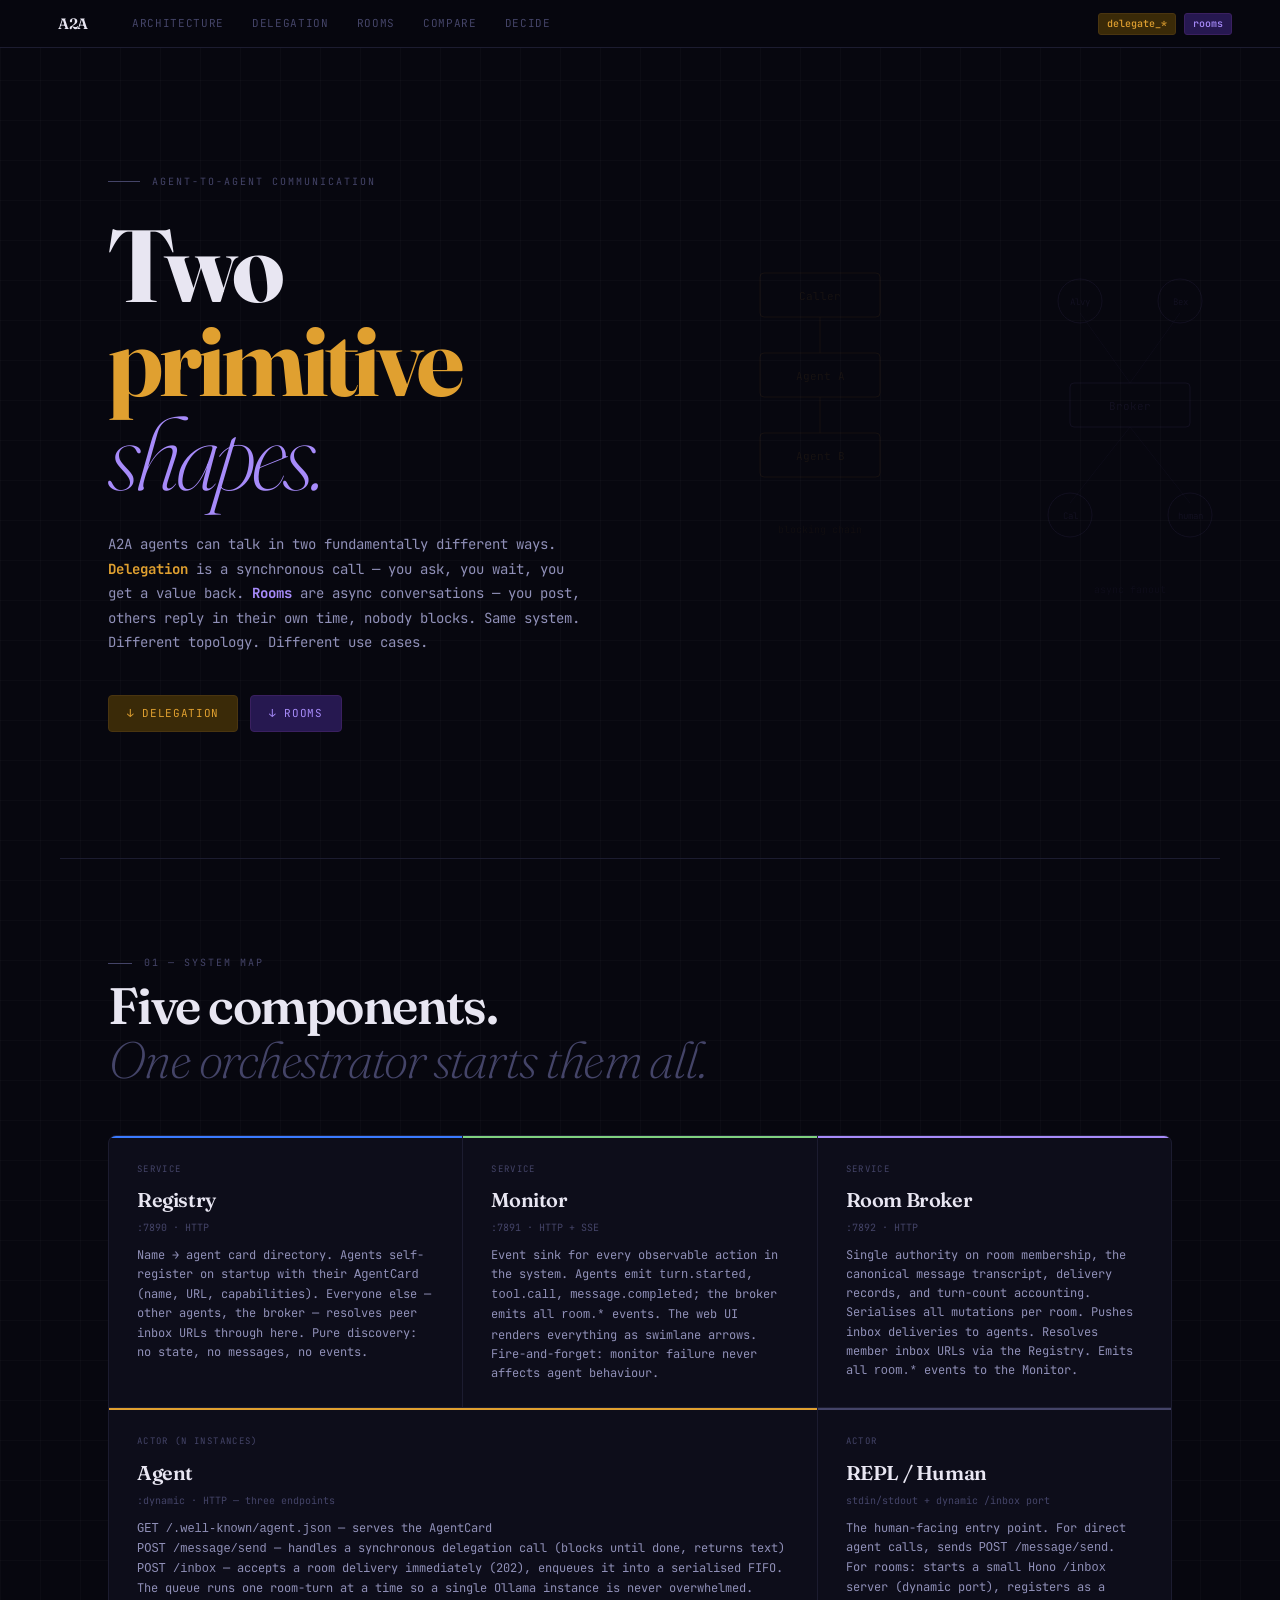
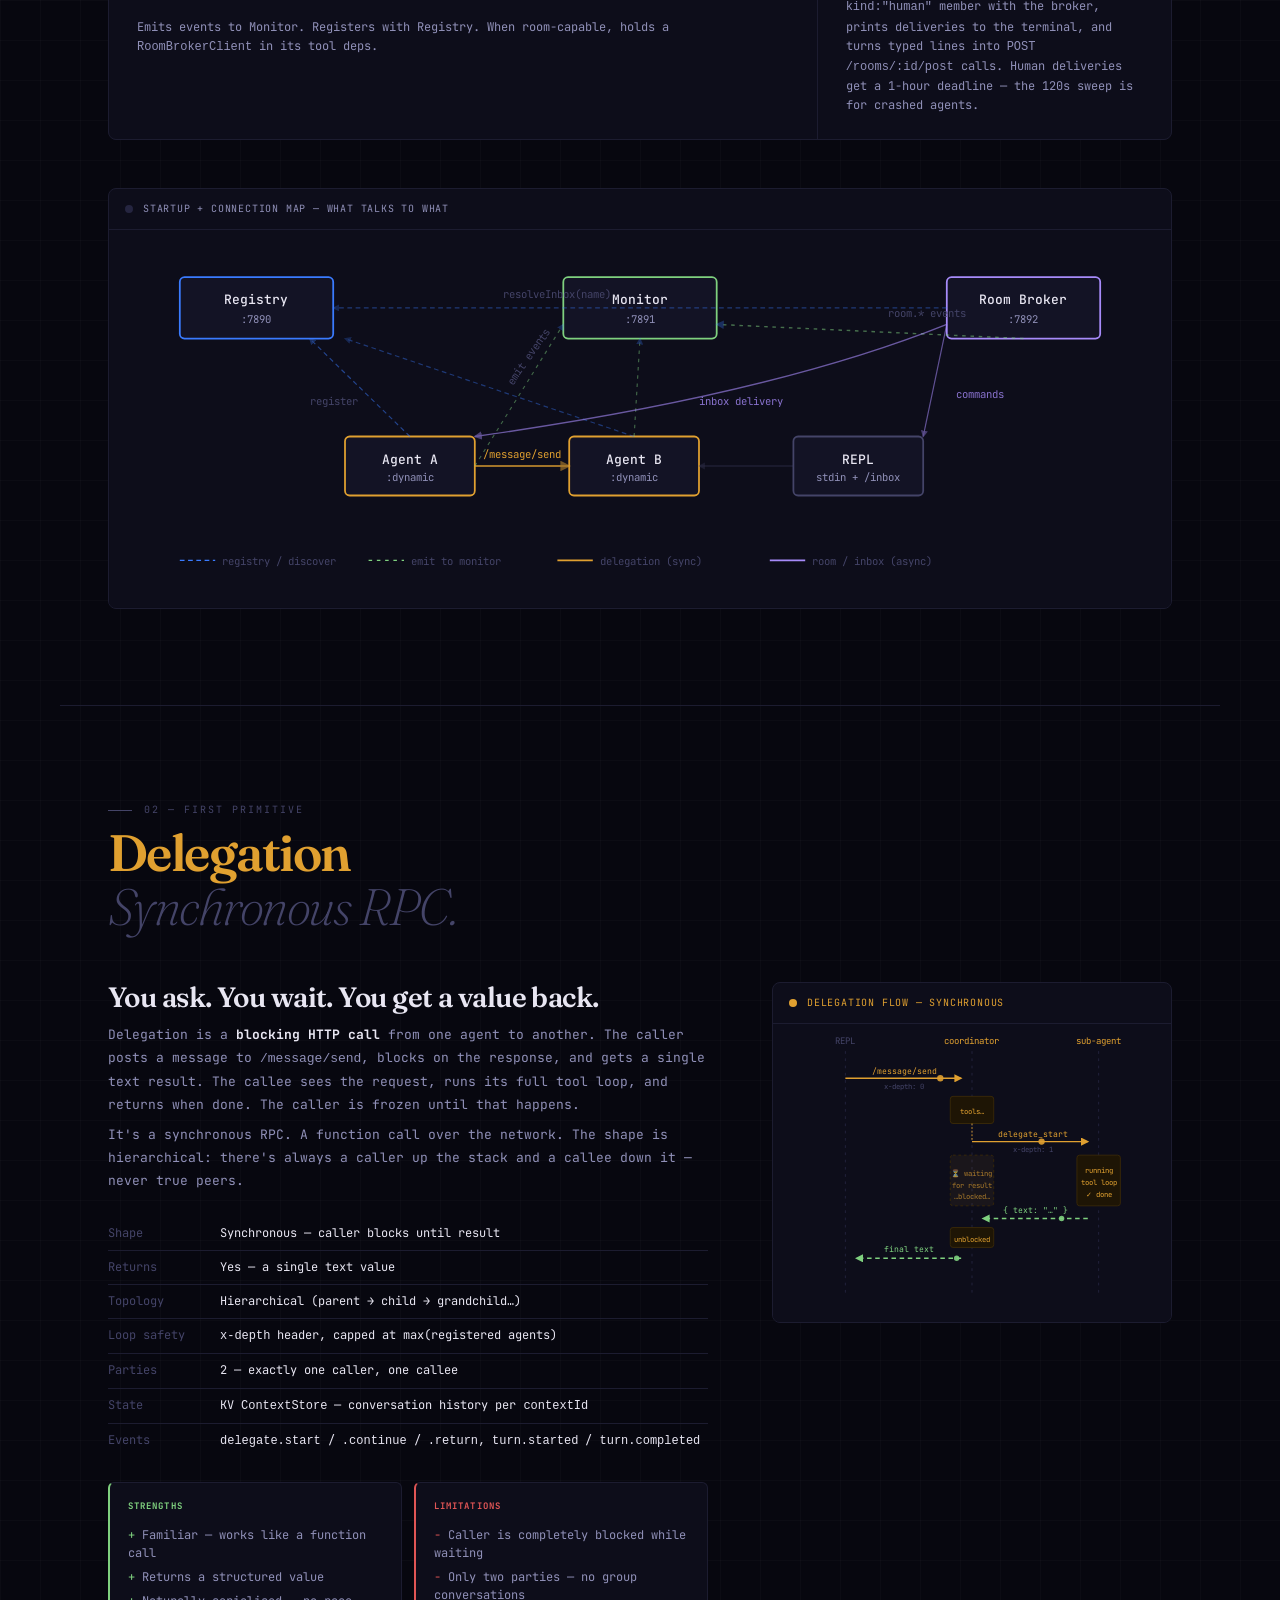
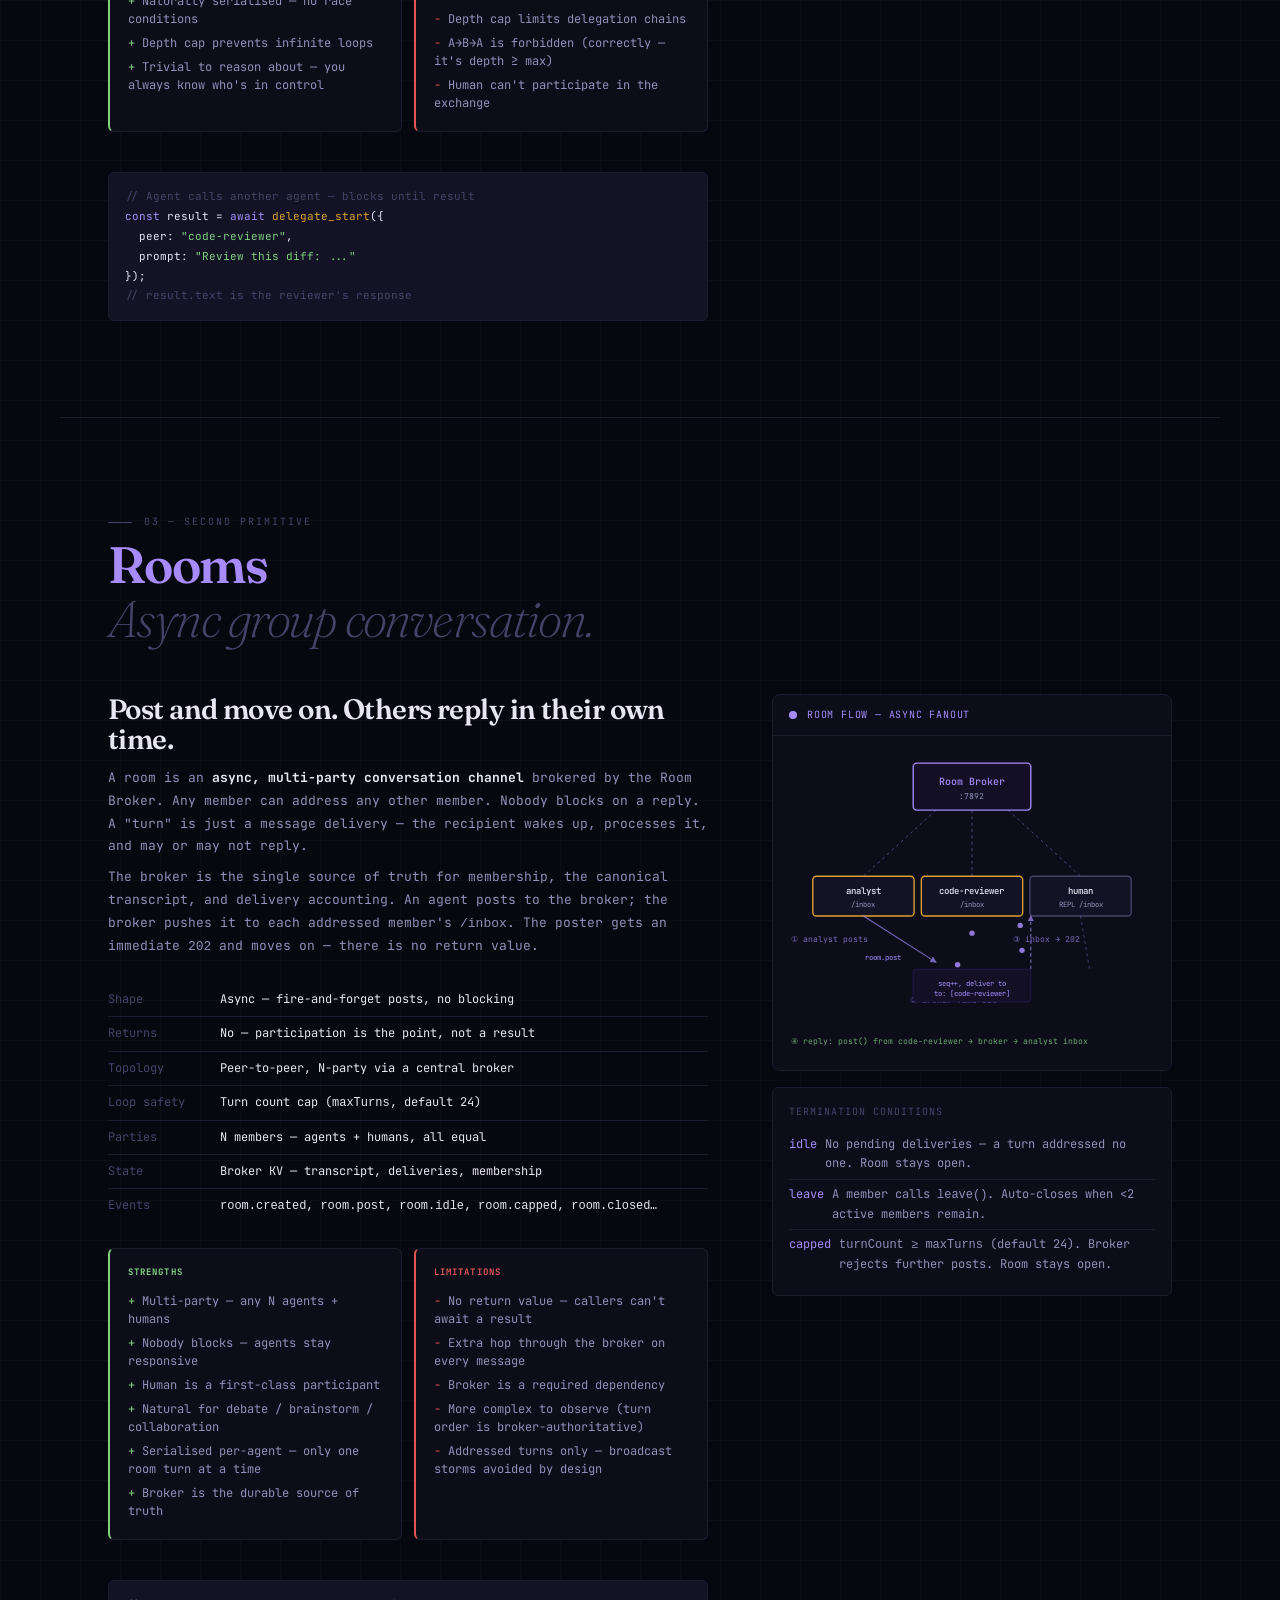
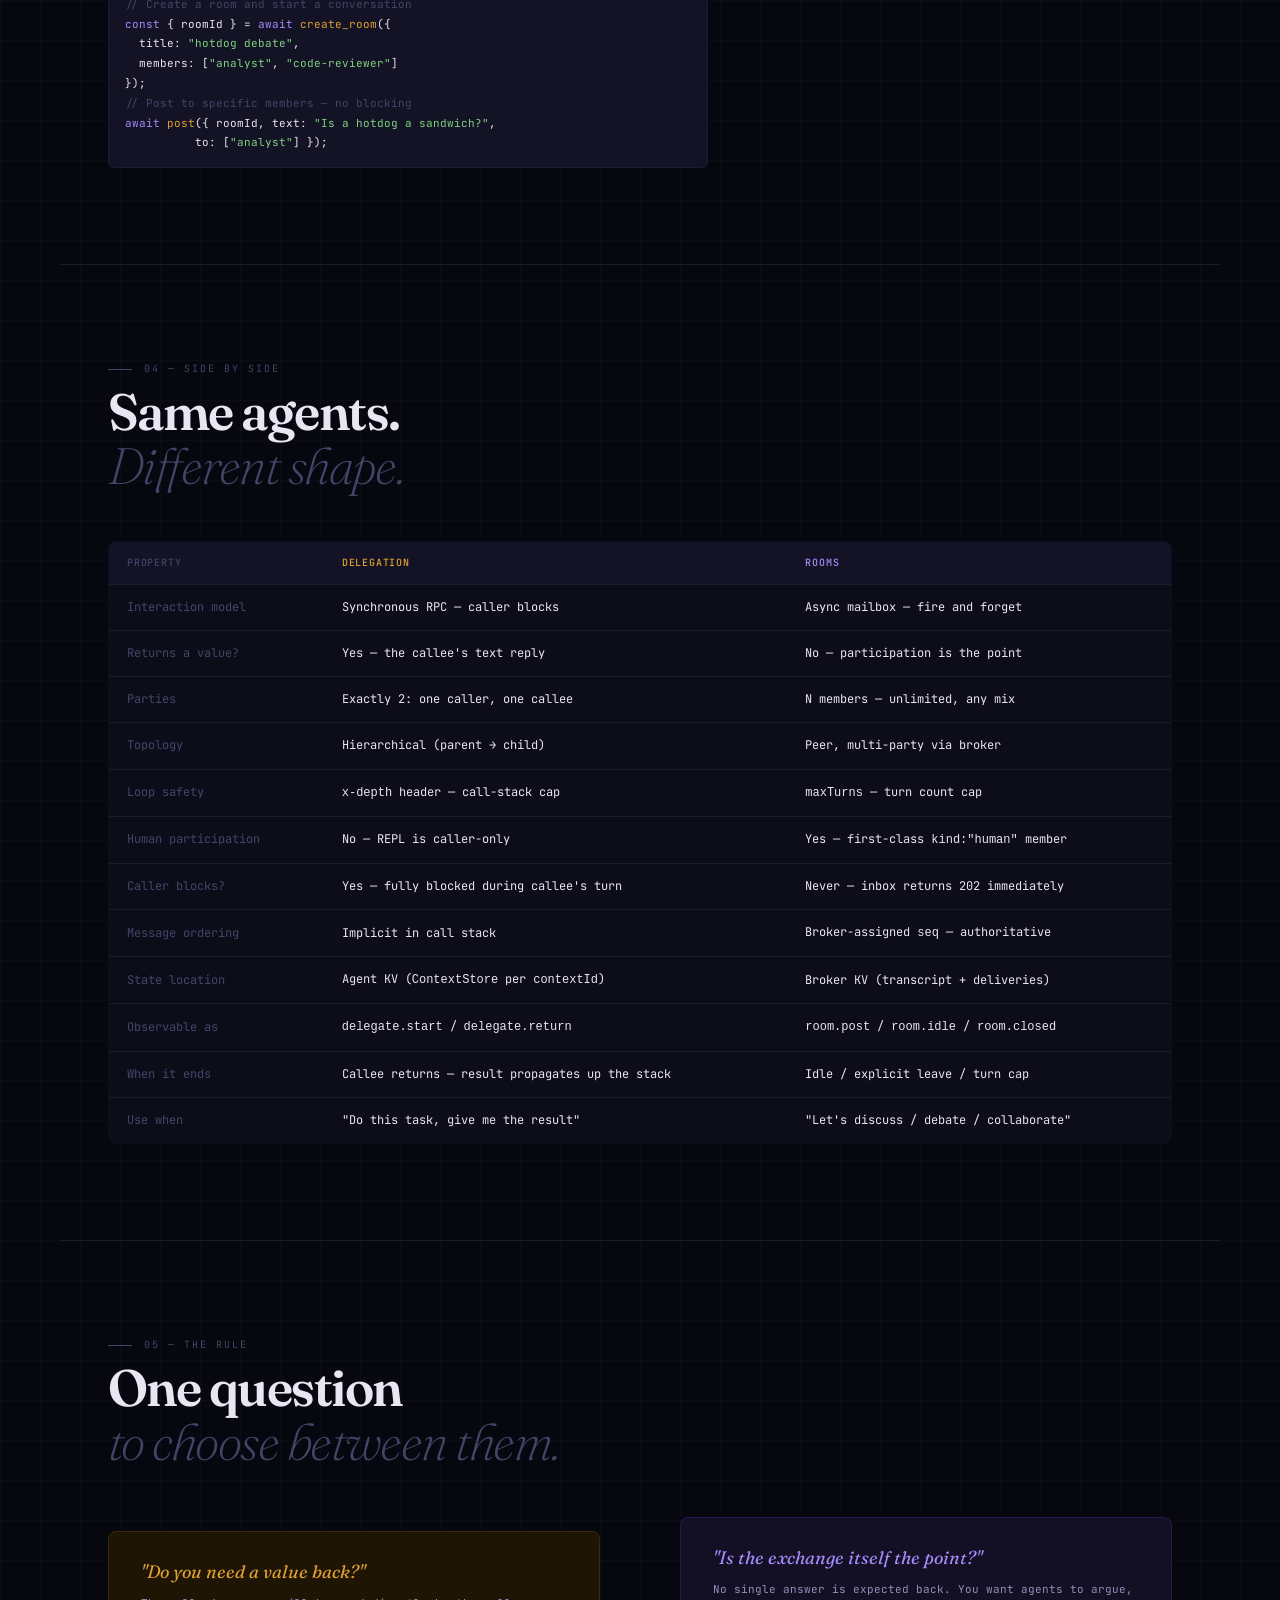
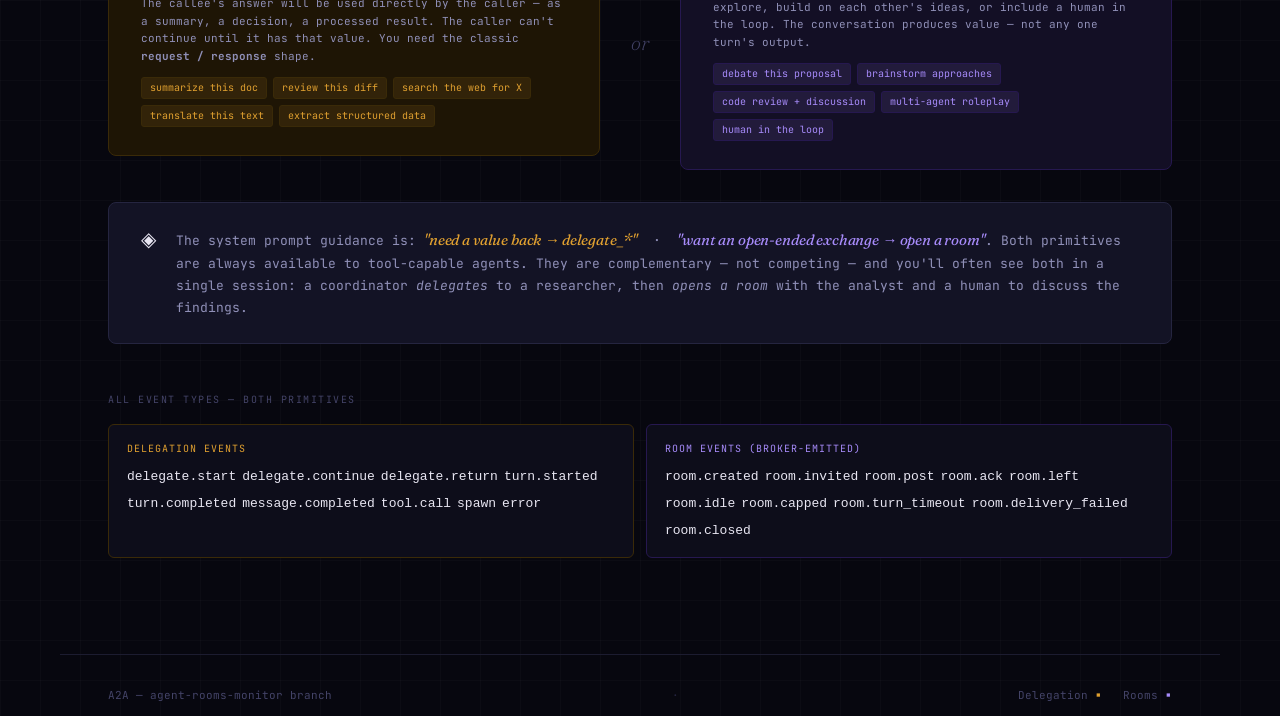
<file: docs/agent-rooms-architecture.html>
<!DOCTYPE html>
<html lang="en">
  <head>
    <meta charset="UTF-8">
    <meta name="viewport" content="width=device-width, initial-scale=1.0">
    <title>A2A — Agent Communication Architecture</title>
    <link rel="preconnect" href="https://fonts.googleapis.com">
    <link rel="preconnect" href="https://fonts.gstatic.com" crossorigin>
    <link
      href="https://fonts.googleapis.com/css2?family=Fraunces:ital,opsz,wght@0,9..144,200;0,9..144,600;0,9..144,700;1,9..144,200;1,9..144,400&family=JetBrains+Mono:wght@300;400;500&display=swap"
      rel="stylesheet"
    >
    <style>
      :root {
        --bg: #07070f;
        --surface: #0d0d1a;
        --surface2: #131325;
        --border: #1c1c30;
        --border2: #252540;
        --text: #e8e6f2;
        --text2: #9090b8;
        --muted: #444468;
        --del: #e0a030;
        --del-dim: #1e1505;
        --del-mid: #3a2a08;
        --room: #a78bfa;
        --room-dim: #130f25;
        --room-mid: #261850;
        --ret: #7fd17f;
        --ret-dim: #0a1a0a;
        --mon: #3a7bff;
        --err: #e05555;
        --grid: #0d0d1a;
        --font-d: "Fraunces", Georgia, serif;
        --font-m: "JetBrains Mono", "Courier New", monospace;
      }

      *, *::before, *::after {
        box-sizing: border-box;
        margin: 0;
        padding: 0;
      }
      html {
        scroll-behavior: smooth;
      }

      body {
        background-color: var(--bg);
        background-image:
          linear-gradient(rgba(255, 255, 255, 0.018) 1px, transparent 1px),
          linear-gradient(
          90deg,
          rgba(255, 255, 255, 0.018) 1px,
          transparent 1px
        );
        background-size: 40px 40px;
        color: var(--text);
        font-family: var(--font-m);
        font-size: 13px;
        line-height: 1.6;
      }

      /* ─── Nav ─────────────────────────────────────────────────────────── */
      nav {
        position: sticky;
        top: 0;
        z-index: 100;
        display: flex;
        align-items: center;
        gap: 8px;
        padding: 0 48px;
        height: 48px;
        background: rgba(7, 7, 15, 0.92);
        backdrop-filter: blur(16px);
        border-bottom: 1px solid var(--border);
      }
      .nav-logo {
        font-family: var(--font-d);
        font-size: 15px;
        font-weight: 600;
        color: var(--text);
        text-decoration: none;
        letter-spacing: -0.02em;
        margin-right: 16px;
      }
      nav a {
        color: var(--muted);
        text-decoration: none;
        font-size: 11px;
        letter-spacing: 0.06em;
        text-transform: uppercase;
        padding: 4px 10px;
        border-radius: 4px;
        transition: color 0.15s;
      }
      nav a:hover {
        color: var(--text2);
      }
      .nav-spacer {
        flex: 1;
      }
      .nav-tag {
        font-size: 10px;
        padding: 2px 8px;
        border-radius: 3px;
        font-weight: 500;
      }
      .tag-del {
        background: var(--del-mid);
        color: var(--del);
        border: 1px solid #4a3510;
      }
      .tag-room {
        background: var(--room-mid);
        color: var(--room);
        border: 1px solid #3a2060;
      }

      /* ─── Layout ─────────────────────────────────────────────────────── */
      .container {
        max-width: 1160px;
        margin: 0 auto;
        padding: 0 48px;
      }

      /* ─── Hero ───────────────────────────────────────────────────────── */
      .hero {
        min-height: 90vh;
        display: flex;
        align-items: center;
        padding: 80px 48px;
        max-width: 1160px;
        margin: 0 auto;
        position: relative;
      }
      .hero-content {
        max-width: 640px;
      }
      .hero-eyebrow {
        font-size: 10px;
        letter-spacing: 0.2em;
        text-transform: uppercase;
        color: var(--muted);
        margin-bottom: 28px;
        display: flex;
        align-items: center;
        gap: 12px;
      }
      .hero-eyebrow::before {
        content: "";
        display: block;
        width: 32px;
        height: 1px;
        background: var(--muted);
      }
      .hero h1 {
        font-family: var(--font-d);
        font-size: clamp(52px, 8vw, 108px);
        font-weight: 700;
        line-height: 0.92;
        letter-spacing: -0.04em;
        margin-bottom: 32px;
      }
      .hero h1 .accent {
        color: var(--room);
        font-style: italic;
        font-weight: 200;
      }
      .hero h1 .accent2 {
        color: var(--del);
      }
      .hero-desc {
        font-size: 14px;
        color: var(--text2);
        line-height: 1.75;
        max-width: 480px;
        margin-bottom: 40px;
      }
      .hero-ctas {
        display: flex;
        gap: 12px;
        flex-wrap: wrap;
      }
      .btn {
        font-family: var(--font-m);
        font-size: 11px;
        letter-spacing: 0.06em;
        text-transform: uppercase;
        padding: 9px 18px;
        border-radius: 4px;
        text-decoration: none;
        transition: all 0.15s;
        border: 1px solid;
      }
      .btn-del {
        background: var(--del-mid);
        color: var(--del);
        border-color: #4a3510;
      }
      .btn-del:hover {
        background: #4a3510;
      }
      .btn-room {
        background: var(--room-mid);
        color: var(--room);
        border-color: #3a2060;
      }
      .btn-room:hover {
        background: #3a2060;
      }

      /* hero background ornament */
      .hero-bg {
        position: absolute;
        right: 0;
        top: 50%;
        transform: translateY(-50%);
        opacity: 0.07;
        pointer-events: none;
      }

      /* ─── Sections ───────────────────────────────────────────────────── */
      .section {
        padding: 96px 48px;
        max-width: 1160px;
        margin: 0 auto;
        border-top: 1px solid var(--border);
      }
      .section-num {
        font-size: 10px;
        letter-spacing: 0.2em;
        text-transform: uppercase;
        color: var(--muted);
        margin-bottom: 8px;
        display: flex;
        align-items: center;
        gap: 12px;
      }
      .section-num::before {
        content: "";
        display: block;
        width: 24px;
        height: 1px;
        background: var(--muted);
      }
      .section h2 {
        font-family: var(--font-d);
        font-size: clamp(28px, 4vw, 52px);
        font-weight: 600;
        letter-spacing: -0.03em;
        line-height: 1.05;
        margin-bottom: 48px;
      }
      .section h2 .dim {
        color: var(--muted);
        font-weight: 200;
        font-style: italic;
      }

      /* ─── Component map ──────────────────────────────────────────────── */
      .arch-grid {
        display: grid;
        grid-template-columns: repeat(3, 1fr);
        gap: 1px;
        background: var(--border);
        border: 1px solid var(--border);
        border-radius: 8px;
        overflow: hidden;
        margin-bottom: 48px;
      }
      .arch-cell {
        background: var(--surface);
        padding: 24px 28px;
        position: relative;
      }
      .arch-cell-label {
        font-size: 9px;
        letter-spacing: 0.15em;
        text-transform: uppercase;
        color: var(--muted);
        margin-bottom: 8px;
      }
      .arch-cell-name {
        font-family: var(--font-d);
        font-size: 20px;
        font-weight: 600;
        letter-spacing: -0.02em;
        margin-bottom: 4px;
      }
      .arch-cell-port {
        font-size: 10px;
        color: var(--muted);
        font-family: var(--font-m);
        margin-bottom: 10px;
      }
      .arch-cell-desc {
        font-size: 12px;
        color: var(--text2);
        line-height: 1.6;
      }
      .arch-cell-tag {
        position: absolute;
        top: 20px;
        right: 20px;
        font-size: 9px;
        padding: 2px 7px;
        border-radius: 3px;
        letter-spacing: 0.08em;
        text-transform: uppercase;
      }
      .c-reg {
        border-top: 2px solid var(--mon);
      }
      .c-mon {
        border-top: 2px solid var(--ret);
      }
      .c-brok {
        border-top: 2px solid var(--room);
      }
      .c-agent {
        border-top: 2px solid var(--del);
      }
      .c-repl {
        border-top: 2px solid var(--muted);
      }
      .arch-cell.span2 {
        grid-column: span 2;
      }

      /* ─── Two-col ─────────────────────────────────────────────────────── */
      .two-col {
        display: grid;
        grid-template-columns: 1fr 1fr;
        gap: 64px;
        align-items: start;
      }
      .two-col-wide {
        display: grid;
        grid-template-columns: 3fr 2fr;
        gap: 64px;
        align-items: start;
      }

      /* ─── Flow diagrams ───────────────────────────────────────────────── */
      .flow-wrap {
        background: var(--surface);
        border: 1px solid var(--border);
        border-radius: 8px;
        overflow: hidden;
      }
      .flow-header {
        display: flex;
        align-items: center;
        gap: 10px;
        padding: 12px 16px;
        border-bottom: 1px solid var(--border);
        font-size: 10px;
        letter-spacing: 0.08em;
        text-transform: uppercase;
      }
      .flow-dot {
        width: 8px;
        height: 8px;
        border-radius: 50%;
      }
      .flow-title {
        color: var(--text2);
      }
      .flow-svg {
        display: block;
        width: 100%;
      }

      /* ─── Explanation cards ───────────────────────────────────────────── */
      .explain {
        display: flex;
        flex-direction: column;
        gap: 24px;
      }

      .explain h3 {
        font-family: var(--font-d);
        font-size: 28px;
        font-weight: 600;
        letter-spacing: -0.02em;
        line-height: 1.1;
        margin-bottom: 12px;
      }
      .explain p {
        font-size: 13px;
        color: var(--text2);
        line-height: 1.75;
      }
      .explain p + p {
        margin-top: 8px;
      }

      .property-list {
        list-style: none;
      }
      .property-list li {
        display: grid;
        grid-template-columns: 100px 1fr;
        gap: 12px;
        padding: 7px 0;
        border-bottom: 1px solid var(--border);
        font-size: 12px;
      }
      .property-list li:last-child {
        border-bottom: none;
      }
      .prop-key {
        color: var(--muted);
      }
      .prop-val {
        color: var(--text);
      }

      /* ─── Pros / Cons ─────────────────────────────────────────────────── */
      .pros-cons {
        display: grid;
        grid-template-columns: 1fr 1fr;
        gap: 12px;
      }
      .pros, .cons {
        background: var(--surface);
        border: 1px solid var(--border);
        border-radius: 6px;
        padding: 16px 18px;
      }
      .pros {
        border-left: 2px solid var(--ret);
      }
      .cons {
        border-left: 2px solid var(--err);
      }
      .pros h4, .cons h4 {
        font-size: 9px;
        letter-spacing: 0.12em;
        text-transform: uppercase;
        margin-bottom: 10px;
      }
      .pros h4 {
        color: var(--ret);
      }
      .cons h4 {
        color: var(--err);
      }
      .pros li, .cons li {
        list-style: none;
        font-size: 12px;
        color: var(--text2);
        padding: 3px 0;
        line-height: 1.5;
      }
      .pros li::before {
        content: "+ ";
        color: var(--ret);
      }
      .cons li::before {
        content: "− ";
        color: var(--err);
      }

      /* ─── Comparison table ───────────────────────────────────────────── */
      .compare-table {
        width: 100%;
        border-collapse: collapse;
        background: var(--surface);
        border: 1px solid var(--border);
        border-radius: 8px;
        overflow: hidden;
      }
      .compare-table th, .compare-table td {
        padding: 13px 18px;
        text-align: left;
        border-bottom: 1px solid var(--border);
        font-size: 12px;
      }
      .compare-table th {
        font-size: 10px;
        letter-spacing: 0.08em;
        text-transform: uppercase;
        font-weight: 500;
        background: var(--surface2);
      }
      .compare-table th:first-child {
        color: var(--muted);
      }
      .compare-table th:nth-child(2) {
        color: var(--del);
      }
      .compare-table th:nth-child(3) {
        color: var(--room);
      }
      .compare-table td:first-child {
        color: var(--muted);
      }
      .compare-table td:nth-child(2) {
        color: var(--text);
      }
      .compare-table td:nth-child(3) {
        color: var(--text);
      }
      .compare-table tr:last-child td {
        border-bottom: none;
      }
      .compare-table tr:hover td {
        background: rgba(255, 255, 255, 0.02);
      }
      .compare-table .yes {
        color: var(--ret);
      }
      .compare-table .no {
        color: var(--err);
      }

      /* ─── Decision section ───────────────────────────────────────────── */
      .decision-row {
        display: grid;
        grid-template-columns: 1fr 48px 1fr;
        gap: 16px;
        align-items: center;
        margin-bottom: 16px;
      }
      .decision-card {
        border: 1px solid var(--border);
        border-radius: 8px;
        padding: 28px 32px;
      }
      .decision-card.del-card {
        background: var(--del-dim);
        border-color: var(--del-mid);
      }
      .decision-card.room-card {
        background: var(--room-dim);
        border-color: var(--room-mid);
      }
      .decision-card .dc-q {
        font-family: var(--font-d);
        font-size: 18px;
        font-weight: 400;
        font-style: italic;
        line-height: 1.3;
        margin-bottom: 12px;
      }
      .del-card .dc-q {
        color: var(--del);
      }
      .room-card .dc-q {
        color: var(--room);
      }
      .decision-card .dc-rule {
        font-size: 11px;
        color: var(--text2);
        line-height: 1.6;
      }
      .decision-card .dc-examples {
        margin-top: 12px;
        display: flex;
        flex-wrap: wrap;
        gap: 6px;
      }
      .dc-example {
        font-size: 10px;
        padding: 2px 8px;
        border-radius: 3px;
        border: 1px solid;
        font-family: var(--font-m);
      }
      .del-card .dc-example {
        border-color: var(--del-mid);
        color: var(--del);
        background: rgba(224, 160, 48, 0.1);
      }
      .room-card .dc-example {
        border-color: var(--room-mid);
        color: var(--room);
        background: rgba(167, 139, 250, 0.1);
      }
      .decision-vs {
        text-align: center;
        font-family: var(--font-d);
        font-size: 20px;
        font-weight: 200;
        color: var(--muted);
        font-style: italic;
      }

      /* ─── Key rule callout ────────────────────────────────────────────── */
      .rule-box {
        background: var(--surface2);
        border: 1px solid var(--border2);
        border-radius: 8px;
        padding: 24px 32px;
        display: flex;
        align-items: flex-start;
        gap: 20px;
        margin-top: 32px;
      }
      .rule-icon {
        font-size: 20px;
        line-height: 1;
        flex-shrink: 0;
        margin-top: 2px;
      }
      .rule-text {
        font-size: 13px;
        color: var(--text2);
        line-height: 1.7;
      }
      .rule-text strong {
        color: var(--text);
        font-weight: 500;
      }
      .rule-highlight {
        display: inline;
        font-family: var(--font-d);
        font-size: 15px;
        font-style: italic;
        letter-spacing: -0.01em;
      }
      .del-hl {
        color: var(--del);
      }
      .room-hl {
        color: var(--room);
      }

      /* ─── Code snippet ───────────────────────────────────────────────── */
      .code-snippet {
        background: var(--surface2);
        border: 1px solid var(--border);
        border-radius: 6px;
        padding: 14px 16px;
        margin-top: 16px;
        font-size: 11px;
        line-height: 1.8;
        overflow-x: auto;
      }
      .cs-comment {
        color: var(--muted);
      }
      .cs-key {
        color: var(--room);
      }
      .cs-str {
        color: var(--ret);
      }
      .cs-fn {
        color: var(--del);
      }

      /* ─── Footer ─────────────────────────────────────────────────────── */
      footer {
        border-top: 1px solid var(--border);
        padding: 32px 48px;
        max-width: 1160px;
        margin: 0 auto;
        display: flex;
        align-items: center;
        justify-content: space-between;
        color: var(--muted);
        font-size: 11px;
      }

      /* ─── Responsive ─────────────────────────────────────────────────── */
      @media (max-width: 900px) {
        nav {
          padding: 0 24px;
        }
        nav a:not(.nav-logo) {
          display: none;
        }
        .hero, .section {
          padding-left: 24px;
          padding-right: 24px;
        }
        .two-col, .two-col-wide {
          grid-template-columns: 1fr;
          gap: 40px;
        }
        .arch-grid {
          grid-template-columns: 1fr;
        }
        .arch-cell.span2 {
          grid-column: span 1;
        }
        .pros-cons {
          grid-template-columns: 1fr;
        }
        .decision-row {
          grid-template-columns: 1fr;
        }
        .decision-vs {
          display: none;
        }
        footer {
          flex-direction: column;
          gap: 8px;
          text-align: center;
        }
      }

      /* ─── Animations ─────────────────────────────────────────────────── */
      @keyframes fadeIn {
        from {
          opacity: 0;
          transform: translateY(16px);
        }
        to {
          opacity: 1;
          transform: translateY(0);
        }
      }
      .hero-content {
        animation: fadeIn 0.7s ease both;
      }
    </style>
  </head>
  <body>
    <!-- ── NAV ─────────────────────────────────────────────────────────── -->
    <nav>
      <a href="#" class="nav-logo">A2A</a>
      <a href="#architecture">Architecture</a>
      <a href="#delegation">Delegation</a>
      <a href="#rooms">Rooms</a>
      <a href="#compare">Compare</a>
      <a href="#decide">Decide</a>
      <div class="nav-spacer"></div>
      <span class="nav-tag tag-del">delegate_*</span>
      <span class="nav-tag tag-room">rooms</span>
    </nav>

    <!-- ── HERO ────────────────────────────────────────────────────────── -->
    <div class="hero">
      <div class="hero-content">
        <div class="hero-eyebrow">Agent-to-Agent Communication</div>
        <h1>
          Two<br><span class="accent2">primitive</span><br><span class="accent"
          >shapes.</span>
        </h1>
        <p class="hero-desc">
          A2A agents can talk in two fundamentally different ways.
          <strong style="color: var(--del)">Delegation</strong> is a synchronous
          call — you ask, you wait, you get a value back.
          <strong style="color: var(--room)">Rooms</strong> are async
          conversations — you post, others reply in their own time, nobody
          blocks. Same system. Different topology. Different use cases.
        </p>
        <div class="hero-ctas">
          <a href="#delegation" class="btn btn-del">↓ Delegation</a>
          <a href="#rooms" class="btn btn-room">↓ Rooms</a>
        </div>
      </div>

      <!-- Background SVG ornament -->
      <svg
        class="hero-bg"
        width="480"
        height="480"
        viewBox="0 0 480 480"
        fill="none"
      >
        <!-- delegation side: stacked boxes -->
        <rect
          x="20"
          y="60"
          width="120"
          height="44"
          rx="4"
          stroke="#e0a030"
          stroke-width="1"
        />
        <text
          x="80"
          y="87"
          text-anchor="middle"
          fill="#e0a030"
          font-family="JetBrains Mono"
          font-size="11"
        >
          Caller
        </text>
        <line
          x1="80"
          y1="104"
          x2="80"
          y2="140"
          stroke="#e0a030"
          stroke-width="1"
        />
        <rect
          x="20"
          y="140"
          width="120"
          height="44"
          rx="4"
          stroke="#e0a030"
          stroke-width="1"
        />
        <text
          x="80"
          y="167"
          text-anchor="middle"
          fill="#e0a030"
          font-family="JetBrains Mono"
          font-size="11"
        >
          Agent A
        </text>
        <line
          x1="80"
          y1="184"
          x2="80"
          y2="220"
          stroke="#e0a030"
          stroke-width="1"
        />
        <rect
          x="20"
          y="220"
          width="120"
          height="44"
          rx="4"
          stroke="#e0a030"
          stroke-width="1"
        />
        <text
          x="80"
          y="247"
          text-anchor="middle"
          fill="#e0a030"
          font-family="JetBrains Mono"
          font-size="11"
        >
          Agent B
        </text>
        <text
          x="80"
          y="320"
          text-anchor="middle"
          fill="#e0a030"
          font-family="JetBrains Mono"
          font-size="10"
          opacity="0.6"
        >
          blocking chain
        </text>

        <!-- rooms side: hub and spokes -->
        <rect
          x="330"
          y="170"
          width="120"
          height="44"
          rx="4"
          stroke="#a78bfa"
          stroke-width="1"
        />
        <text
          x="390"
          y="197"
          text-anchor="middle"
          fill="#a78bfa"
          font-family="JetBrains Mono"
          font-size="11"
        >
          Broker
        </text>
        <line
          x1="390"
          y1="170"
          x2="340"
          y2="100"
          stroke="#a78bfa"
          stroke-width="1"
          opacity="0.5"
        />
        <line
          x1="390"
          y1="170"
          x2="440"
          y2="100"
          stroke="#a78bfa"
          stroke-width="1"
          opacity="0.5"
        />
        <line
          x1="390"
          y1="214"
          x2="330"
          y2="290"
          stroke="#a78bfa"
          stroke-width="1"
          opacity="0.5"
        />
        <line
          x1="390"
          y1="214"
          x2="450"
          y2="290"
          stroke="#a78bfa"
          stroke-width="1"
          opacity="0.5"
        />
        <circle cx="340" cy="88" r="22" stroke="#a78bfa" stroke-width="1" />
        <text
          x="340"
          y="92"
          text-anchor="middle"
          fill="#a78bfa"
          font-family="JetBrains Mono"
          font-size="9"
        >
          Alvy
        </text>
        <circle cx="440" cy="88" r="22" stroke="#a78bfa" stroke-width="1" />
        <text
          x="440"
          y="92"
          text-anchor="middle"
          fill="#a78bfa"
          font-family="JetBrains Mono"
          font-size="9"
        >
          Bex
        </text>
        <circle cx="330" cy="302" r="22" stroke="#a78bfa" stroke-width="1" />
        <text
          x="330"
          y="306"
          text-anchor="middle"
          fill="#a78bfa"
          font-family="JetBrains Mono"
          font-size="9"
        >
          Cal
        </text>
        <circle cx="450" cy="302" r="22" stroke="#a78bfa" stroke-width="1" />
        <text
          x="450"
          y="306"
          text-anchor="middle"
          fill="#a78bfa"
          font-family="JetBrains Mono"
          font-size="9"
        >
          human
        </text>
        <text
          x="390"
          y="380"
          text-anchor="middle"
          fill="#a78bfa"
          font-family="JetBrains Mono"
          font-size="10"
          opacity="0.6"
        >
          async fanout
        </text>
      </svg>
    </div>

    <!-- ── 01: ARCHITECTURE ─────────────────────────────────────────────── -->
    <section class="section" id="architecture">
      <div class="section-num">01 — System map</div>
      <h2>
        Five components.<br><span class="dim"
        >One orchestrator starts them all.</span>
      </h2>

      <div class="arch-grid">
        <div class="arch-cell c-reg">
          <div class="arch-cell-label">Service</div>
          <div class="arch-cell-name">Registry</div>
          <div class="arch-cell-port">:7890 · HTTP</div>
          <div class="arch-cell-desc">
            Name → agent card directory. Agents self-register on startup with
            their <code>AgentCard</code> (name, URL, capabilities). Everyone
            else — other agents, the broker — resolves peer inbox URLs through
            here. Pure discovery: no state, no messages, no events.
          </div>
        </div>
        <div class="arch-cell c-mon">
          <div class="arch-cell-label">Service</div>
          <div class="arch-cell-name">Monitor</div>
          <div class="arch-cell-port">:7891 · HTTP + SSE</div>
          <div class="arch-cell-desc">
            Event sink for every observable action in the system. Agents emit
            <code>turn.started</code>, <code>tool.call</code>, <code
            >message.completed</code>; the broker emits all <code>room.*</code>
            events. The web UI renders everything as swimlane arrows.
            Fire-and-forget: monitor failure never affects agent behaviour.
          </div>
        </div>
        <div class="arch-cell c-brok">
          <div class="arch-cell-label">Service</div>
          <div class="arch-cell-name">Room Broker</div>
          <div class="arch-cell-port">:7892 · HTTP</div>
          <div class="arch-cell-desc">
            Single authority on room membership, the canonical message
            transcript, delivery records, and turn-count accounting. Serialises
            all mutations per room. Pushes inbox deliveries to agents. Resolves
            member inbox URLs via the Registry. Emits all <code>room.*</code>
            events to the Monitor.
          </div>
        </div>
        <div class="arch-cell c-agent span2">
          <div class="arch-cell-label">Actor (N instances)</div>
          <div class="arch-cell-name">Agent</div>
          <div class="arch-cell-port">:dynamic · HTTP — three endpoints</div>
          <div class="arch-cell-desc">
            <code>GET /.well-known/agent.json</code> — serves the AgentCard<br>
            <code>POST /message/send</code> — handles a synchronous delegation
            call (blocks until done, returns text)<br>
            <code>POST /inbox</code> — accepts a room delivery immediately
            (202), enqueues it into a serialised FIFO. The queue runs one
            room-turn at a time so a single Ollama instance is never
            overwhelmed.<br><br>
            Emits events to Monitor. Registers with Registry. When room-capable,
            holds a <code>RoomBrokerClient</code> in its tool deps.
          </div>
        </div>
        <div class="arch-cell c-repl">
          <div class="arch-cell-label">Actor</div>
          <div class="arch-cell-name">REPL / Human</div>
          <div class="arch-cell-port">stdin/stdout + dynamic /inbox port</div>
          <div class="arch-cell-desc">
            The human-facing entry point. For direct agent calls, sends <code
            >POST /message/send</code>. For rooms: starts a small Hono <code
            >/inbox</code> server (dynamic port), registers as a <code
            >kind:"human"</code> member with the broker, prints deliveries to
            the terminal, and turns typed lines into <code>POST
              /rooms/:id/post</code> calls. Human deliveries get a 1-hour
            deadline — the 120s sweep is for crashed agents.
          </div>
        </div>
      </div>

      <!-- Architecture flow SVG -->
      <div class="flow-wrap">
        <div class="flow-header">
          <div class="flow-dot" style="background: var(--border2)"></div>
          <span class="flow-title"
          >Startup + connection map — what talks to what</span>
        </div>
        <svg
          class="flow-svg"
          viewBox="0 0 900 320"
          xmlns="http://www.w3.org/2000/svg"
        >
          <defs>
            <marker
              id="arr-mon"
              markerWidth="6"
              markerHeight="6"
              refX="5"
              refY="3"
              orient="auto"
            >
              <path d="M0,0 L6,3 L0,6 Z" fill="#3a7bff" opacity="0.6" />
            </marker>
            <marker
              id="arr-reg"
              markerWidth="6"
              markerHeight="6"
              refX="5"
              refY="3"
              orient="auto"
            >
              <path d="M0,0 L6,3 L0,6 Z" fill="var(--mon)" opacity="0.6" />
            </marker>
            <marker
              id="arr-del"
              markerWidth="6"
              markerHeight="6"
              refX="5"
              refY="3"
              orient="auto"
            >
              <path d="M0,0 L6,3 L0,6 Z" fill="var(--del)" opacity="0.7" />
            </marker>
            <marker
              id="arr-room"
              markerWidth="6"
              markerHeight="6"
              refX="5"
              refY="3"
              orient="auto"
            >
              <path d="M0,0 L6,3 L0,6 Z" fill="var(--room)" opacity="0.7" />
            </marker>
            <marker
              id="arr-muted"
              markerWidth="6"
              markerHeight="6"
              refX="5"
              refY="3"
              orient="auto"
            >
              <path d="M0,0 L6,3 L0,6 Z" fill="var(--muted)" opacity="0.6" />
            </marker>
          </defs>

          <!-- Background -->
          <rect width="900" height="320" fill="var(--surface)" />

          <!-- ── Services row ── -->
          <!-- Registry -->
          <rect
            x="60"
            y="40"
            width="130"
            height="52"
            rx="4"
            fill="var(--surface2)"
            stroke="var(--mon)"
            stroke-width="1.5"
          />
          <text
            x="125"
            y="63"
            text-anchor="middle"
            font-family="JetBrains Mono"
            font-size="11"
            font-weight="500"
            fill="#e8e6f2"
          >
            Registry
          </text>
          <text
            x="125"
            y="79"
            text-anchor="middle"
            font-family="JetBrains Mono"
            font-size="9"
            fill="var(--text2)"
          >
            :7890
          </text>

          <!-- Monitor -->
          <rect
            x="385"
            y="40"
            width="130"
            height="52"
            rx="4"
            fill="var(--surface2)"
            stroke="var(--ret)"
            stroke-width="1.5"
          />
          <text
            x="450"
            y="63"
            text-anchor="middle"
            font-family="JetBrains Mono"
            font-size="11"
            font-weight="500"
            fill="#e8e6f2"
          >
            Monitor
          </text>
          <text
            x="450"
            y="79"
            text-anchor="middle"
            font-family="JetBrains Mono"
            font-size="9"
            fill="var(--text2)"
          >
            :7891
          </text>

          <!-- Room Broker -->
          <rect
            x="710"
            y="40"
            width="130"
            height="52"
            rx="4"
            fill="var(--surface2)"
            stroke="var(--room)"
            stroke-width="1.5"
          />
          <text
            x="775"
            y="63"
            text-anchor="middle"
            font-family="JetBrains Mono"
            font-size="11"
            font-weight="500"
            fill="#e8e6f2"
          >
            Room Broker
          </text>
          <text
            x="775"
            y="79"
            text-anchor="middle"
            font-family="JetBrains Mono"
            font-size="9"
            fill="var(--text2)"
          >
            :7892
          </text>

          <!-- ── Agents row ── -->
          <rect
            x="200"
            y="175"
            width="110"
            height="50"
            rx="4"
            fill="var(--surface2)"
            stroke="var(--del)"
            stroke-width="1.5"
          />
          <text
            x="255"
            y="198"
            text-anchor="middle"
            font-family="JetBrains Mono"
            font-size="11"
            font-weight="500"
            fill="#e8e6f2"
          >
            Agent A
          </text>
          <text
            x="255"
            y="213"
            text-anchor="middle"
            font-family="JetBrains Mono"
            font-size="9"
            fill="var(--text2)"
          >
            :dynamic
          </text>

          <rect
            x="390"
            y="175"
            width="110"
            height="50"
            rx="4"
            fill="var(--surface2)"
            stroke="var(--del)"
            stroke-width="1.5"
          />
          <text
            x="445"
            y="198"
            text-anchor="middle"
            font-family="JetBrains Mono"
            font-size="11"
            font-weight="500"
            fill="#e8e6f2"
          >
            Agent B
          </text>
          <text
            x="445"
            y="213"
            text-anchor="middle"
            font-family="JetBrains Mono"
            font-size="9"
            fill="var(--text2)"
          >
            :dynamic
          </text>

          <!-- ── REPL ── -->
          <rect
            x="580"
            y="175"
            width="110"
            height="50"
            rx="4"
            fill="var(--surface2)"
            stroke="var(--muted)"
            stroke-width="1.5"
          />
          <text
            x="635"
            y="198"
            text-anchor="middle"
            font-family="JetBrains Mono"
            font-size="11"
            font-weight="500"
            fill="#e8e6f2"
          >
            REPL
          </text>
          <text
            x="635"
            y="213"
            text-anchor="middle"
            font-family="JetBrains Mono"
            font-size="9"
            fill="var(--text2)"
          >
            stdin + /inbox
          </text>

          <!-- ── Connections ── -->
          <!-- Agents register with Registry -->
          <line
            x1="255"
            y1="175"
            x2="170"
            y2="92"
            stroke="var(--mon)"
            stroke-width="1"
            stroke-dasharray="4 3"
            marker-end="url(#arr-reg)"
            opacity="0.5"
          />
          <line
            x1="445"
            y1="175"
            x2="200"
            y2="92"
            stroke="var(--mon)"
            stroke-width="1"
            stroke-dasharray="4 3"
            marker-end="url(#arr-reg)"
            opacity="0.4"
          />
          <text
            x="170"
            y="148"
            font-family="JetBrains Mono"
            font-size="9"
            fill="var(--muted)"
          >
            register
          </text>

          <!-- Broker resolves via Registry -->
          <line
            x1="710"
            y1="66"
            x2="190"
            y2="66"
            stroke="var(--mon)"
            stroke-width="1"
            stroke-dasharray="4 3"
            marker-end="url(#arr-reg)"
            opacity="0.4"
          />
          <text
            x="380"
            y="58"
            text-anchor="middle"
            font-family="JetBrains Mono"
            font-size="9"
            fill="var(--muted)"
          >
            resolveInbox(name)
          </text>

          <!-- Agents emit to Monitor -->
          <line
            x1="310"
            y1="200"
            x2="385"
            y2="80"
            stroke="var(--ret)"
            stroke-width="1"
            stroke-dasharray="3 4"
            marker-end="url(#arr-mon)"
            opacity="0.45"
          />
          <line
            x1="445"
            y1="175"
            x2="450"
            y2="92"
            stroke="var(--ret)"
            stroke-width="1"
            stroke-dasharray="3 4"
            marker-end="url(#arr-mon)"
            opacity="0.45"
          />
          <text
            x="342"
            y="132"
            font-family="JetBrains Mono"
            font-size="9"
            fill="var(--muted)"
            transform="rotate(-55 342 132)"
          >
            emit events
          </text>

          <!-- Broker emits to Monitor -->
          <line
            x1="775"
            y1="92"
            x2="515"
            y2="80"
            stroke="var(--ret)"
            stroke-width="1.2"
            stroke-dasharray="3 4"
            marker-end="url(#arr-mon)"
            opacity="0.5"
          />
          <text
            x="660"
            y="74"
            font-family="JetBrains Mono"
            font-size="9"
            fill="var(--muted)"
          >
            room.* events
          </text>

          <!-- Broker ↔ Agent A (inbox delivery) -->
          <path
            d="M 710,80 Q 560,140 310,175"
            stroke="var(--room)"
            stroke-width="1.2"
            fill="none"
            marker-end="url(#arr-room)"
            opacity="0.6"
          />
          <text
            x="500"
            y="148"
            font-family="JetBrains Mono"
            font-size="9"
            fill="var(--room)"
            opacity="0.8"
          >
            inbox delivery
          </text>

          <!-- Agent A ↔ Agent B (delegation) -->
          <line
            x1="310"
            y1="200"
            x2="390"
            y2="200"
            stroke="var(--del)"
            stroke-width="1.5"
            marker-end="url(#arr-del)"
            opacity="0.7"
          />
          <text
            x="350"
            y="193"
            text-anchor="middle"
            font-family="JetBrains Mono"
            font-size="9"
            fill="var(--del)"
          >
            /message/send
          </text>

          <!-- Broker ↔ REPL (room commands) -->
          <line
            x1="710"
            y1="80"
            x2="690"
            y2="175"
            stroke="var(--room)"
            stroke-width="1"
            fill="none"
            marker-end="url(#arr-room)"
            opacity="0.55"
          />
          <text
            x="718"
            y="142"
            font-family="JetBrains Mono"
            font-size="9"
            fill="var(--room)"
            opacity="0.8"
          >
            commands
          </text>

          <!-- REPL → agent via /message/send -->
          <line
            x1="580"
            y1="200"
            x2="500"
            y2="200"
            stroke="var(--muted)"
            stroke-width="1"
            marker-end="url(#arr-muted)"
            opacity="0.5"
          />

          <!-- Legend -->
          <line
            x1="60"
            y1="280"
            x2="90"
            y2="280"
            stroke="var(--mon)"
            stroke-width="1"
            stroke-dasharray="4 3"
          />
          <text
            x="96"
            y="284"
            font-family="JetBrains Mono"
            font-size="9"
            fill="var(--muted)"
          >
            registry / discover
          </text>
          <line
            x1="220"
            y1="280"
            x2="250"
            y2="280"
            stroke="var(--ret)"
            stroke-width="1"
            stroke-dasharray="3 4"
          />
          <text
            x="256"
            y="284"
            font-family="JetBrains Mono"
            font-size="9"
            fill="var(--muted)"
          >
            emit to monitor
          </text>
          <line
            x1="380"
            y1="280"
            x2="410"
            y2="280"
            stroke="var(--del)"
            stroke-width="1.5"
          />
          <text
            x="416"
            y="284"
            font-family="JetBrains Mono"
            font-size="9"
            fill="var(--muted)"
          >
            delegation (sync)
          </text>
          <line
            x1="560"
            y1="280"
            x2="590"
            y2="280"
            stroke="var(--room)"
            stroke-width="1.5"
          />
          <text
            x="596"
            y="284"
            font-family="JetBrains Mono"
            font-size="9"
            fill="var(--muted)"
          >
            room / inbox (async)
          </text>
        </svg>
      </div>
    </section>

    <!-- ── 02: DELEGATION ────────────────────────────────────────────────── -->
    <section class="section" id="delegation">
      <div class="section-num">02 — First primitive</div>
      <h2>
        <span style="color: var(--del)">Delegation</span><br><span class="dim"
        >Synchronous RPC.</span>
      </h2>

      <div class="two-col-wide">
        <div class="explain">
          <div>
            <h3>You ask. You wait. You get a value back.</h3>
            <p>
              Delegation is a <strong style="color: var(--text)"
              >blocking HTTP call</strong> from one agent to another. The caller
              posts a message to <code>/message/send</code>, blocks on the
              response, and gets a single text result. The callee sees the
              request, runs its full tool loop, and returns when done. The
              caller is frozen until that happens.
            </p>
            <p>
              It's a synchronous RPC. A function call over the network. The
              shape is hierarchical: there's always a caller up the stack and a
              callee down it — never true peers.
            </p>
          </div>

          <ul class="property-list">
            <li>
              <span class="prop-key">Shape</span><span class="prop-val"
              >Synchronous — caller blocks until result</span>
            </li>
            <li>
              <span class="prop-key">Returns</span><span class="prop-val"
              >Yes — a single text value</span>
            </li>
            <li>
              <span class="prop-key">Topology</span><span class="prop-val"
              >Hierarchical (parent → child → grandchild…)</span>
            </li>
            <li>
              <span class="prop-key">Loop safety</span><span
                class="prop-val"
              ><code>x-depth</code> header, capped at max(registered
                agents)</span>
            </li>
            <li>
              <span class="prop-key">Parties</span><span class="prop-val"
              >2 — exactly one caller, one callee</span>
            </li>
            <li>
              <span class="prop-key">State</span><span class="prop-val">KV <code
                >ContextStore</code> — conversation history per <code
                >contextId</code></span>
            </li>
            <li>
              <span class="prop-key">Events</span><span class="prop-val"><code
                >delegate.start</code> / <code>.continue</code> / <code
                >.return</code>, <code>turn.started</code> / <code
                >turn.completed</code></span>
            </li>
          </ul>

          <div class="pros-cons">
            <div class="pros">
              <h4>Strengths</h4>
              <ul>
                <li>Familiar — works like a function call</li>
                <li>Returns a structured value</li>
                <li>Naturally serialised — no race conditions</li>
                <li>Depth cap prevents infinite loops</li>
                <li>
                  Trivial to reason about — you always know who's in control
                </li>
              </ul>
            </div>
            <div class="cons">
              <h4>Limitations</h4>
              <ul>
                <li>Caller is completely blocked while waiting</li>
                <li>Only two parties — no group conversations</li>
                <li>Depth cap limits delegation chains</li>
                <li>A→B→A is forbidden (correctly — it's depth ≥ max)</li>
                <li>Human can't participate in the exchange</li>
              </ul>
            </div>
          </div>

          <div class="code-snippet">
            <span class="cs-comment"
            >// Agent calls another agent — blocks until result</span><br>
            <span class="cs-key">const</span> result = <span class="cs-key"
            >await</span> <span class="cs-fn">delegate_start</span>({<br>
            &nbsp;&nbsp;peer: <span class="cs-str">"code-reviewer"</span>,<br>
            &nbsp;&nbsp;prompt: <span class="cs-str"
            >"Review this diff: ..."</span><br>
            });<br>
            <span class="cs-comment"
            >// result.text is the reviewer's response</span>
          </div>
        </div>

        <div>
          <div class="flow-wrap">
            <div class="flow-header">
              <div class="flow-dot" style="background: var(--del)"></div>
              <span class="flow-title" style="color: var(--del)"
              >Delegation flow — synchronous</span>
            </div>
            <svg
              class="flow-svg"
              viewBox="0 0 440 330"
              xmlns="http://www.w3.org/2000/svg"
            >
              <defs>
                <marker
                  id="d-arr"
                  markerWidth="6"
                  markerHeight="6"
                  refX="5"
                  refY="3"
                  orient="auto"
                >
                  <path d="M0,0 L6,3 L0,6 Z" fill="var(--del)" />
                </marker>
                <marker
                  id="r-arr"
                  markerWidth="6"
                  markerHeight="6"
                  refX="5"
                  refY="3"
                  orient="auto"
                >
                  <path d="M0,0 L6,3 L0,6 Z" fill="var(--ret)" />
                </marker>
              </defs>
              <rect width="440" height="330" fill="var(--surface)" />

              <!-- Vertical lanes -->
              <line
                x1="80"
                y1="30"
                x2="80"
                y2="300"
                stroke="var(--border2)"
                stroke-width="1"
                stroke-dasharray="3 5"
              />
              <line
                x1="220"
                y1="30"
                x2="220"
                y2="300"
                stroke="var(--border2)"
                stroke-width="1"
                stroke-dasharray="3 5"
              />
              <line
                x1="360"
                y1="30"
                x2="360"
                y2="300"
                stroke="var(--border2)"
                stroke-width="1"
                stroke-dasharray="3 5"
              />

              <!-- Lane labels -->
              <text
                x="80"
                y="22"
                text-anchor="middle"
                font-family="JetBrains Mono"
                font-size="10"
                fill="var(--muted)"
              >
                REPL
              </text>
              <text
                x="220"
                y="22"
                text-anchor="middle"
                font-family="JetBrains Mono"
                font-size="10"
                fill="var(--del)"
              >
                coordinator
              </text>
              <text
                x="360"
                y="22"
                text-anchor="middle"
                font-family="JetBrains Mono"
                font-size="10"
                fill="var(--del)"
              >
                sub-agent
              </text>

              <!-- Call: REPL → coordinator -->
              <line
                x1="80"
                y1="60"
                x2="208"
                y2="60"
                stroke="var(--del)"
                stroke-width="1.5"
                marker-end="url(#d-arr)"
              />
              <text
                x="145"
                y="55"
                text-anchor="middle"
                font-family="JetBrains Mono"
                font-size="9"
                fill="var(--del)"
              >
                /message/send
              </text>

              <!-- depth=0 label -->
              <text
                x="145"
                y="72"
                text-anchor="middle"
                font-family="JetBrains Mono"
                font-size="8"
                fill="var(--muted)"
              >
                x-depth: 0
              </text>

              <!-- coordinator processing box -->
              <rect
                x="196"
                y="80"
                width="48"
                height="30"
                rx="3"
                fill="var(--del-dim)"
                stroke="var(--del-mid)"
                stroke-width="1"
              />
              <text
                x="220"
                y="100"
                text-anchor="middle"
                font-family="JetBrains Mono"
                font-size="8"
                fill="var(--del)"
              >
                tools…
              </text>

              <!-- Call: coordinator → sub-agent -->
              <line
                x1="220"
                y1="110"
                x2="220"
                y2="130"
                stroke="var(--del)"
                stroke-width="1"
                stroke-dasharray="2 2"
              />
              <line
                x1="220"
                y1="130"
                x2="348"
                y2="130"
                stroke="var(--del)"
                stroke-width="1.5"
                marker-end="url(#d-arr)"
              />
              <text
                x="288"
                y="125"
                text-anchor="middle"
                font-family="JetBrains Mono"
                font-size="9"
                fill="var(--del)"
              >
                delegate_start
              </text>
              <text
                x="288"
                y="142"
                text-anchor="middle"
                font-family="JetBrains Mono"
                font-size="8"
                fill="var(--muted)"
              >
                x-depth: 1
              </text>

              <!-- BLOCKS annotation -->
              <rect
                x="196"
                y="145"
                width="48"
                height="56"
                rx="3"
                fill="rgba(224,160,48,0.06)"
                stroke="var(--del-mid)"
                stroke-width="1"
                stroke-dasharray="3 3"
              />
              <text
                x="220"
                y="168"
                text-anchor="middle"
                font-family="JetBrains Mono"
                font-size="8"
                fill="var(--del)"
                opacity="0.7"
              >
                ⏳ waiting
              </text>
              <text
                x="220"
                y="181"
                text-anchor="middle"
                font-family="JetBrains Mono"
                font-size="8"
                fill="var(--del)"
                opacity="0.7"
              >
                for result
              </text>
              <text
                x="220"
                y="194"
                text-anchor="middle"
                font-family="JetBrains Mono"
                font-size="8"
                fill="var(--del)"
                opacity="0.7"
              >
                …blocked…
              </text>

              <!-- sub-agent processing -->
              <rect
                x="336"
                y="145"
                width="48"
                height="56"
                rx="3"
                fill="var(--del-dim)"
                stroke="var(--del-mid)"
                stroke-width="1"
              />
              <text
                x="360"
                y="165"
                text-anchor="middle"
                font-family="JetBrains Mono"
                font-size="8"
                fill="var(--del)"
              >
                running
              </text>
              <text
                x="360"
                y="178"
                text-anchor="middle"
                font-family="JetBrains Mono"
                font-size="8"
                fill="var(--del)"
              >
                tool loop
              </text>
              <text
                x="360"
                y="191"
                text-anchor="middle"
                font-family="JetBrains Mono"
                font-size="8"
                fill="var(--del)"
              >
                ✓ done
              </text>

              <!-- Return: sub-agent → coordinator -->
              <line
                x1="348"
                y1="215"
                x2="232"
                y2="215"
                stroke="var(--ret)"
                stroke-width="1.5"
                stroke-dasharray="5 4"
                marker-end="url(#r-arr)"
              />
              <text
                x="290"
                y="209"
                text-anchor="middle"
                font-family="JetBrains Mono"
                font-size="9"
                fill="var(--ret)"
              >
                { text: "…" }
              </text>

              <!-- coordinator unblocks -->
              <rect
                x="196"
                y="225"
                width="48"
                height="22"
                rx="3"
                fill="var(--del-dim)"
                stroke="var(--del-mid)"
                stroke-width="1"
              />
              <text
                x="220"
                y="241"
                text-anchor="middle"
                font-family="JetBrains Mono"
                font-size="8"
                fill="var(--del)"
              >
                unblocked
              </text>

              <!-- Return: coordinator → REPL -->
              <line
                x1="208"
                y1="259"
                x2="92"
                y2="259"
                stroke="var(--ret)"
                stroke-width="1.5"
                stroke-dasharray="5 4"
                marker-end="url(#r-arr)"
              />
              <text
                x="150"
                y="252"
                text-anchor="middle"
                font-family="JetBrains Mono"
                font-size="9"
                fill="var(--ret)"
              >
                final text
              </text>

              <!-- Animated packets -->
              <circle r="3.5" fill="var(--del)" opacity="0.9">
                <animateMotion dur="3.5s" repeatCount="indefinite" begin="0s">
                  <mpath href="#path-d1" />
                </animateMotion>
              </circle>
              <circle r="3.5" fill="var(--del)" opacity="0.9">
                <animateMotion dur="3.5s" repeatCount="indefinite" begin="0.7s">
                  <mpath href="#path-d2" />
                </animateMotion>
              </circle>
              <circle r="3" fill="var(--ret)" opacity="0.9">
                <animateMotion dur="3.5s" repeatCount="indefinite" begin="1.6s">
                  <mpath href="#path-r1" />
                </animateMotion>
              </circle>
              <circle r="3" fill="var(--ret)" opacity="0.9">
                <animateMotion dur="3.5s" repeatCount="indefinite" begin="2.2s">
                  <mpath href="#path-r2" />
                </animateMotion>
              </circle>

              <!-- Hidden paths for animateMotion -->
              <path id="path-d1" d="M80,60 L220,60" fill="none" />
              <path id="path-d2" d="M220,130 L360,130" fill="none" />
              <path id="path-r1" d="M360,215 L220,215" fill="none" />
              <path id="path-r2" d="M220,259 L80,259" fill="none" />
            </svg>
          </div>
        </div>
      </div>
    </section>

    <!-- ── 03: ROOMS ────────────────────────────────────────────────────── -->
    <section class="section" id="rooms">
      <div class="section-num">03 — Second primitive</div>
      <h2>
        <span style="color: var(--room)">Rooms</span><br><span class="dim"
        >Async group conversation.</span>
      </h2>

      <div class="two-col-wide">
        <div class="explain">
          <div>
            <h3>Post and move on. Others reply in their own time.</h3>
            <p>
              A room is an <strong style="color: var(--text)"
              >async, multi-party conversation channel</strong> brokered by the
              Room Broker. Any member can address any other member. Nobody
              blocks on a reply. A "turn" is just a message delivery — the
              recipient wakes up, processes it, and may or may not reply.
            </p>
            <p>
              The broker is the single source of truth for membership, the
              canonical transcript, and delivery accounting. An agent posts to
              the broker; the broker pushes it to each addressed member's <code
              >/inbox</code>. The poster gets an immediate <code>202</code> and
              moves on — there is no return value.
            </p>
          </div>

          <ul class="property-list">
            <li>
              <span class="prop-key">Shape</span><span class="prop-val"
              >Async — fire-and-forget posts, no blocking</span>
            </li>
            <li>
              <span class="prop-key">Returns</span><span class="prop-val"
              >No — participation is the point, not a result</span>
            </li>
            <li>
              <span class="prop-key">Topology</span><span class="prop-val"
              >Peer-to-peer, N-party via a central broker</span>
            </li>
            <li>
              <span class="prop-key">Loop safety</span><span class="prop-val"
              >Turn count cap (<code>maxTurns</code>, default 24)</span>
            </li>
            <li>
              <span class="prop-key">Parties</span><span class="prop-val"
              >N members — agents + humans, all equal</span>
            </li>
            <li>
              <span class="prop-key">State</span><span class="prop-val"
              >Broker KV — transcript, deliveries, membership</span>
            </li>
            <li>
              <span class="prop-key">Events</span><span class="prop-val"><code
                >room.created</code>, <code>room.post</code>, <code
                >room.idle</code>, <code>room.capped</code>, <code
                >room.closed</code>…</span>
            </li>
          </ul>

          <div class="pros-cons">
            <div class="pros">
              <h4>Strengths</h4>
              <ul>
                <li>Multi-party — any N agents + humans</li>
                <li>Nobody blocks — agents stay responsive</li>
                <li>Human is a first-class participant</li>
                <li>Natural for debate / brainstorm / collaboration</li>
                <li>Serialised per-agent — only one room turn at a time</li>
                <li>Broker is the durable source of truth</li>
              </ul>
            </div>
            <div class="cons">
              <h4>Limitations</h4>
              <ul>
                <li>No return value — callers can't await a result</li>
                <li>Extra hop through the broker on every message</li>
                <li>Broker is a required dependency</li>
                <li>
                  More complex to observe (turn order is broker-authoritative)
                </li>
                <li>
                  Addressed turns only — broadcast storms avoided by design
                </li>
              </ul>
            </div>
          </div>

          <div class="code-snippet">
            <span class="cs-comment"
            >// Create a room and start a conversation</span><br>
            <span class="cs-key">const</span> { roomId } = <span class="cs-key"
            >await</span> <span class="cs-fn">create_room</span>({<br>
            &nbsp;&nbsp;title: <span class="cs-str">"hotdog debate"</span>,<br>
            &nbsp;&nbsp;members: [<span class="cs-str">"analyst"</span>, <span
              class="cs-str"
            >"code-reviewer"</span>]<br>
            });<br>
            <span class="cs-comment"
            >// Post to specific members — no blocking</span><br>
            <span class="cs-key">await</span> <span class="cs-fn">post</span>({
            roomId, text: <span class="cs-str"
            >"Is a hotdog a sandwich?"</span>,<br>
            &nbsp;&nbsp;&nbsp;&nbsp;&nbsp;&nbsp;&nbsp;&nbsp;&nbsp;&nbsp;to:
            [<span class="cs-str">"analyst"</span>] });
          </div>
        </div>

        <div>
          <div class="flow-wrap">
            <div class="flow-header">
              <div class="flow-dot" style="background: var(--room)"></div>
              <span class="flow-title" style="color: var(--room)"
              >Room flow — async fanout</span>
            </div>
            <svg
              class="flow-svg"
              viewBox="0 0 440 370"
              xmlns="http://www.w3.org/2000/svg"
            >
              <defs>
                <marker
                  id="rm-arr"
                  markerWidth="6"
                  markerHeight="6"
                  refX="5"
                  refY="3"
                  orient="auto"
                >
                  <path d="M0,0 L6,3 L0,6 Z" fill="var(--room)" />
                </marker>
              </defs>
              <rect width="440" height="370" fill="var(--surface)" />

              <!-- Broker box (center-top) -->
              <rect
                x="155"
                y="30"
                width="130"
                height="52"
                rx="4"
                fill="var(--room-dim)"
                stroke="var(--room)"
                stroke-width="1.5"
              />
              <text
                x="220"
                y="54"
                text-anchor="middle"
                font-family="JetBrains Mono"
                font-size="11"
                font-weight="500"
                fill="var(--room)"
              >
                Room Broker
              </text>
              <text
                x="220"
                y="70"
                text-anchor="middle"
                font-family="JetBrains Mono"
                font-size="9"
                fill="var(--text2)"
              >
                :7892
              </text>

              <!-- Spokes from broker -->
              <line
                x1="180"
                y1="82"
                x2="100"
                y2="155"
                stroke="var(--room)"
                stroke-width="1"
                stroke-dasharray="3 4"
                opacity="0.5"
              />
              <line
                x1="220"
                y1="82"
                x2="220"
                y2="155"
                stroke="var(--room)"
                stroke-width="1"
                stroke-dasharray="3 4"
                opacity="0.5"
              />
              <line
                x1="260"
                y1="82"
                x2="340"
                y2="155"
                stroke="var(--room)"
                stroke-width="1"
                stroke-dasharray="3 4"
                opacity="0.5"
              />

              <!-- Agent A -->
              <rect
                x="44"
                y="155"
                width="112"
                height="44"
                rx="4"
                fill="var(--surface2)"
                stroke="var(--del)"
                stroke-width="1.5"
              />
              <text
                x="100"
                y="175"
                text-anchor="middle"
                font-family="JetBrains Mono"
                font-size="10"
                font-weight="500"
                fill="#e8e6f2"
              >
                analyst
              </text>
              <text
                x="100"
                y="189"
                text-anchor="middle"
                font-family="JetBrains Mono"
                font-size="8"
                fill="var(--text2)"
              >
                /inbox
              </text>

              <!-- Agent B -->
              <rect
                x="164"
                y="155"
                width="112"
                height="44"
                rx="4"
                fill="var(--surface2)"
                stroke="var(--del)"
                stroke-width="1.5"
              />
              <text
                x="220"
                y="175"
                text-anchor="middle"
                font-family="JetBrains Mono"
                font-size="10"
                font-weight="500"
                fill="#e8e6f2"
              >
                code-reviewer
              </text>
              <text
                x="220"
                y="189"
                text-anchor="middle"
                font-family="JetBrains Mono"
                font-size="8"
                fill="var(--text2)"
              >
                /inbox
              </text>

              <!-- Human -->
              <rect
                x="284"
                y="155"
                width="112"
                height="44"
                rx="4"
                fill="var(--surface2)"
                stroke="var(--muted)"
                stroke-width="1.5"
              />
              <text
                x="340"
                y="175"
                text-anchor="middle"
                font-family="JetBrains Mono"
                font-size="10"
                font-weight="500"
                fill="#e8e6f2"
              >
                human
              </text>
              <text
                x="340"
                y="189"
                text-anchor="middle"
                font-family="JetBrains Mono"
                font-size="8"
                fill="var(--text2)"
              >
                REPL /inbox
              </text>

              <!-- Step annotations -->
              <text
                x="20"
                y="228"
                font-family="JetBrains Mono"
                font-size="9"
                fill="var(--room)"
                opacity="0.7"
              >
                ① analyst posts
              </text>
              <line
                x1="100"
                y1="199"
                x2="180"
                y2="250"
                stroke="var(--room)"
                stroke-width="1.2"
                marker-end="url(#rm-arr)"
                opacity="0.7"
              />
              <text
                x="122"
                y="248"
                text-anchor="middle"
                font-family="JetBrains Mono"
                font-size="8"
                fill="var(--room)"
              >
                room.post
              </text>

              <text
                x="152"
                y="295"
                font-family="JetBrains Mono"
                font-size="9"
                fill="var(--room)"
                opacity="0.7"
              >
                ② broker fans out
              </text>
              <rect
                x="155"
                y="258"
                width="130"
                height="36"
                rx="3"
                fill="var(--room-dim)"
                stroke="var(--room-mid)"
                stroke-width="1"
              />
              <text
                x="220"
                y="276"
                text-anchor="middle"
                font-family="JetBrains Mono"
                font-size="8"
                fill="var(--room)"
              >
                seq++, deliver to
              </text>
              <text
                x="220"
                y="288"
                text-anchor="middle"
                font-family="JetBrains Mono"
                font-size="8"
                fill="var(--room)"
              >
                to: [code-reviewer]
              </text>

              <text
                x="265"
                y="228"
                font-family="JetBrains Mono"
                font-size="9"
                fill="var(--room)"
                opacity="0.7"
              >
                ③ inbox → 202
              </text>
              <line
                x1="285"
                y1="258"
                x2="285"
                y2="199"
                stroke="var(--room)"
                stroke-width="1.2"
                marker-end="url(#rm-arr)"
                opacity="0.7"
                stroke-dasharray="4 3"
              />

              <!-- reply arrow back -->
              <text
                x="20"
                y="340"
                font-family="JetBrains Mono"
                font-size="9"
                fill="var(--ret)"
                opacity="0.8"
              >
                ④ reply: post() from code-reviewer → broker → analyst inbox
              </text>
              <line
                x1="340"
                y1="199"
                x2="350"
                y2="258"
                stroke="var(--room)"
                stroke-width="1"
                opacity="0.4"
                stroke-dasharray="3 4"
              />

              <!-- Animated packets -->
              <circle r="3" fill="var(--room)" opacity="0.85">
                <animateMotion dur="3s" repeatCount="indefinite" begin="0s">
                  <mpath href="#rm-path1" />
                </animateMotion>
              </circle>
              <circle r="3" fill="var(--room)" opacity="0.85">
                <animateMotion dur="3s" repeatCount="indefinite" begin="0.6s">
                  <mpath href="#rm-path2" />
                </animateMotion>
              </circle>
              <circle r="3" fill="var(--room)" opacity="0.85">
                <animateMotion dur="3s" repeatCount="indefinite" begin="1.3s">
                  <mpath href="#rm-path3" />
                </animateMotion>
              </circle>
              <circle r="3" fill="var(--room)" opacity="0.85">
                <animateMotion dur="3s" repeatCount="indefinite" begin="2.1s">
                  <mpath href="#rm-path4" />
                </animateMotion>
              </circle>

              <path id="rm-path1" d="M100,199 Q160,240 220,258" fill="none" />
              <path id="rm-path2" d="M220,258 Q220,220 220,199" fill="none" />
              <path id="rm-path3" d="M220,258 Q282,240 340,199" fill="none" />
              <path id="rm-path4" d="M285,199 Q250,230 220,258" fill="none" />
            </svg>
          </div>

          <div
            style="margin-top: 16px; background: var(--surface); border: 1px solid var(--border); border-radius: 6px; padding: 16px"
          >
            <div
              style="font-size: 10px; letter-spacing: 0.1em; text-transform: uppercase; color: var(--muted); margin-bottom: 10px"
            >
              Termination conditions
            </div>
            <ul style="list-style: none">
              <li
                style="padding: 5px 0; border-bottom: 1px solid var(--border); font-size: 12px; color: var(--text2); display: flex; gap: 8px"
              >
                <span style="color: var(--room)">idle</span>
                <span>No pending deliveries — a turn addressed no one. Room
                  stays open.</span>
              </li>
              <li
                style="padding: 5px 0; border-bottom: 1px solid var(--border); font-size: 12px; color: var(--text2); display: flex; gap: 8px"
              >
                <span style="color: var(--room)">leave</span>
                <span>A member calls <code>leave()</code>. Auto-closes when
                  &lt;2 active members remain.</span>
              </li>
              <li
                style="padding: 5px 0; font-size: 12px; color: var(--text2); display: flex; gap: 8px"
              >
                <span style="color: var(--room)">capped</span>
                <span><code>turnCount ≥ maxTurns</code> (default 24). Broker
                  rejects further posts. Room stays open.</span>
              </li>
            </ul>
          </div>
        </div>
      </div>
    </section>

    <!-- ── 04: COMPARISON ───────────────────────────────────────────────── -->
    <section class="section" id="compare">
      <div class="section-num">04 — Side by side</div>
      <h2>Same agents.<br><span class="dim">Different shape.</span></h2>

      <table class="compare-table">
        <thead>
          <tr>
            <th>Property</th>
            <th>delegation</th>
            <th>rooms</th>
          </tr>
        </thead>
        <tbody>
          <tr>
            <td>Interaction model</td>
            <td>Synchronous RPC — caller blocks</td>
            <td>Async mailbox — fire and forget</td>
          </tr>
          <tr>
            <td>Returns a value?</td>
            <td class="yes">Yes — the callee's text reply</td>
            <td class="no">No — participation is the point</td>
          </tr>
          <tr>
            <td>Parties</td>
            <td>Exactly 2: one caller, one callee</td>
            <td>N members — unlimited, any mix</td>
          </tr>
          <tr>
            <td>Topology</td>
            <td>Hierarchical (parent → child)</td>
            <td>Peer, multi-party via broker</td>
          </tr>
          <tr>
            <td>Loop safety</td>
            <td><code>x-depth</code> header — call-stack cap</td>
            <td><code>maxTurns</code> — turn count cap</td>
          </tr>
          <tr>
            <td>Human participation</td>
            <td class="no">No — REPL is caller-only</td>
            <td class="yes">
              Yes — first-class <code>kind:"human"</code> member
            </td>
          </tr>
          <tr>
            <td>Caller blocks?</td>
            <td class="no">Yes — fully blocked during callee's turn</td>
            <td class="yes">Never — inbox returns 202 immediately</td>
          </tr>
          <tr>
            <td>Message ordering</td>
            <td>Implicit in call stack</td>
            <td>Broker-assigned <code>seq</code> — authoritative</td>
          </tr>
          <tr>
            <td>State location</td>
            <td>
              Agent KV (<code>ContextStore</code> per <code>contextId</code>)
            </td>
            <td>Broker KV (transcript + deliveries)</td>
          </tr>
          <tr>
            <td>Observable as</td>
            <td><code>delegate.start</code> / <code>delegate.return</code></td>
            <td>
              <code>room.post</code> / <code>room.idle</code> / <code
              >room.closed</code>
            </td>
          </tr>
          <tr>
            <td>When it ends</td>
            <td>Callee returns — result propagates up the stack</td>
            <td>Idle / explicit leave / turn cap</td>
          </tr>
          <tr>
            <td>Use when</td>
            <td>"Do this task, give me the result"</td>
            <td>"Let's discuss / debate / collaborate"</td>
          </tr>
        </tbody>
      </table>
    </section>

    <!-- ── 05: WHEN TO USE ──────────────────────────────────────────────── -->
    <section class="section" id="decide">
      <div class="section-num">05 — The rule</div>
      <h2>One question<br><span class="dim">to choose between them.</span></h2>

      <div class="decision-row">
        <div class="decision-card del-card">
          <div class="dc-q">"Do you need a value back?"</div>
          <div class="dc-rule">
            The callee's answer will be used directly by the caller — as a
            summary, a decision, a processed result. The caller can't continue
            until it has that value. You need the classic <strong>request /
              response</strong> shape.
          </div>
          <div class="dc-examples">
            <span class="dc-example">summarize this doc</span>
            <span class="dc-example">review this diff</span>
            <span class="dc-example">search the web for X</span>
            <span class="dc-example">translate this text</span>
            <span class="dc-example">extract structured data</span>
          </div>
        </div>
        <div class="decision-vs">or</div>
        <div class="decision-card room-card">
          <div class="dc-q">"Is the exchange itself the point?"</div>
          <div class="dc-rule">
            No single answer is expected back. You want agents to argue,
            explore, build on each other's ideas, or include a human in the
            loop. The conversation produces value — not any one turn's output.
          </div>
          <div class="dc-examples">
            <span class="dc-example">debate this proposal</span>
            <span class="dc-example">brainstorm approaches</span>
            <span class="dc-example">code review + discussion</span>
            <span class="dc-example">multi-agent roleplay</span>
            <span class="dc-example">human in the loop</span>
          </div>
        </div>
      </div>

      <div class="rule-box">
        <div class="rule-icon">◈</div>
        <div class="rule-text">
          The system prompt guidance is: <span class="rule-highlight del-hl"
          >"need a value back → delegate_*"</span>&nbsp;&nbsp;·&nbsp;&nbsp;<span
            class="rule-highlight room-hl"
          >"want an open-ended exchange → open a room"</span>. Both primitives
          are always available to tool-capable agents. They are complementary —
          not competing — and you'll often see both in a single session: a
          coordinator <em>delegates</em> to a researcher, then <em>opens a
            room</em> with the analyst and a human to discuss the findings.
        </div>
      </div>

      <!-- Quick-reference event types -->
      <div style="margin-top: 48px">
        <div
          style="font-size: 10px; letter-spacing: 0.15em; text-transform: uppercase; color: var(--muted); margin-bottom: 16px"
        >
          All event types — both primitives
        </div>
        <div style="display: grid; grid-template-columns: 1fr 1fr; gap: 12px">
          <div
            style="background: var(--surface); border: 1px solid var(--del-mid); border-radius: 6px; padding: 16px 18px"
          >
            <div
              style="font-size: 10px; letter-spacing: 0.1em; text-transform: uppercase; color: var(--del); margin-bottom: 10px"
            >
              Delegation events
            </div>
            <div style="display: flex; flex-wrap: wrap; gap: 6px">
              <code>delegate.start</code><code>delegate.continue</code><code
              >delegate.return</code>
              <code>turn.started</code><code>turn.completed</code><code
              >message.completed</code>
              <code>tool.call</code><code>spawn</code><code>error</code>
            </div>
          </div>
          <div
            style="background: var(--surface); border: 1px solid var(--room-mid); border-radius: 6px; padding: 16px 18px"
          >
            <div
              style="font-size: 10px; letter-spacing: 0.1em; text-transform: uppercase; color: var(--room); margin-bottom: 10px"
            >
              Room events (broker-emitted)
            </div>
            <div style="display: flex; flex-wrap: wrap; gap: 6px">
              <code>room.created</code><code>room.invited</code><code
              >room.post</code>
              <code>room.ack</code><code>room.left</code><code>room.idle</code>
              <code>room.capped</code><code>room.turn_timeout</code><code
              >room.delivery_failed</code><code>room.closed</code>
            </div>
          </div>
        </div>
      </div>
    </section>

    <footer>
      <span>A2A — agent-rooms-monitor branch</span>
      <span style="color: var(--border2)">·</span>
      <span>Delegation <span style="color: var(--del)">▪</span> &nbsp; Rooms
        <span style="color: var(--room)">▪</span></span>
    </footer>
  </body>
</html>
</file>
